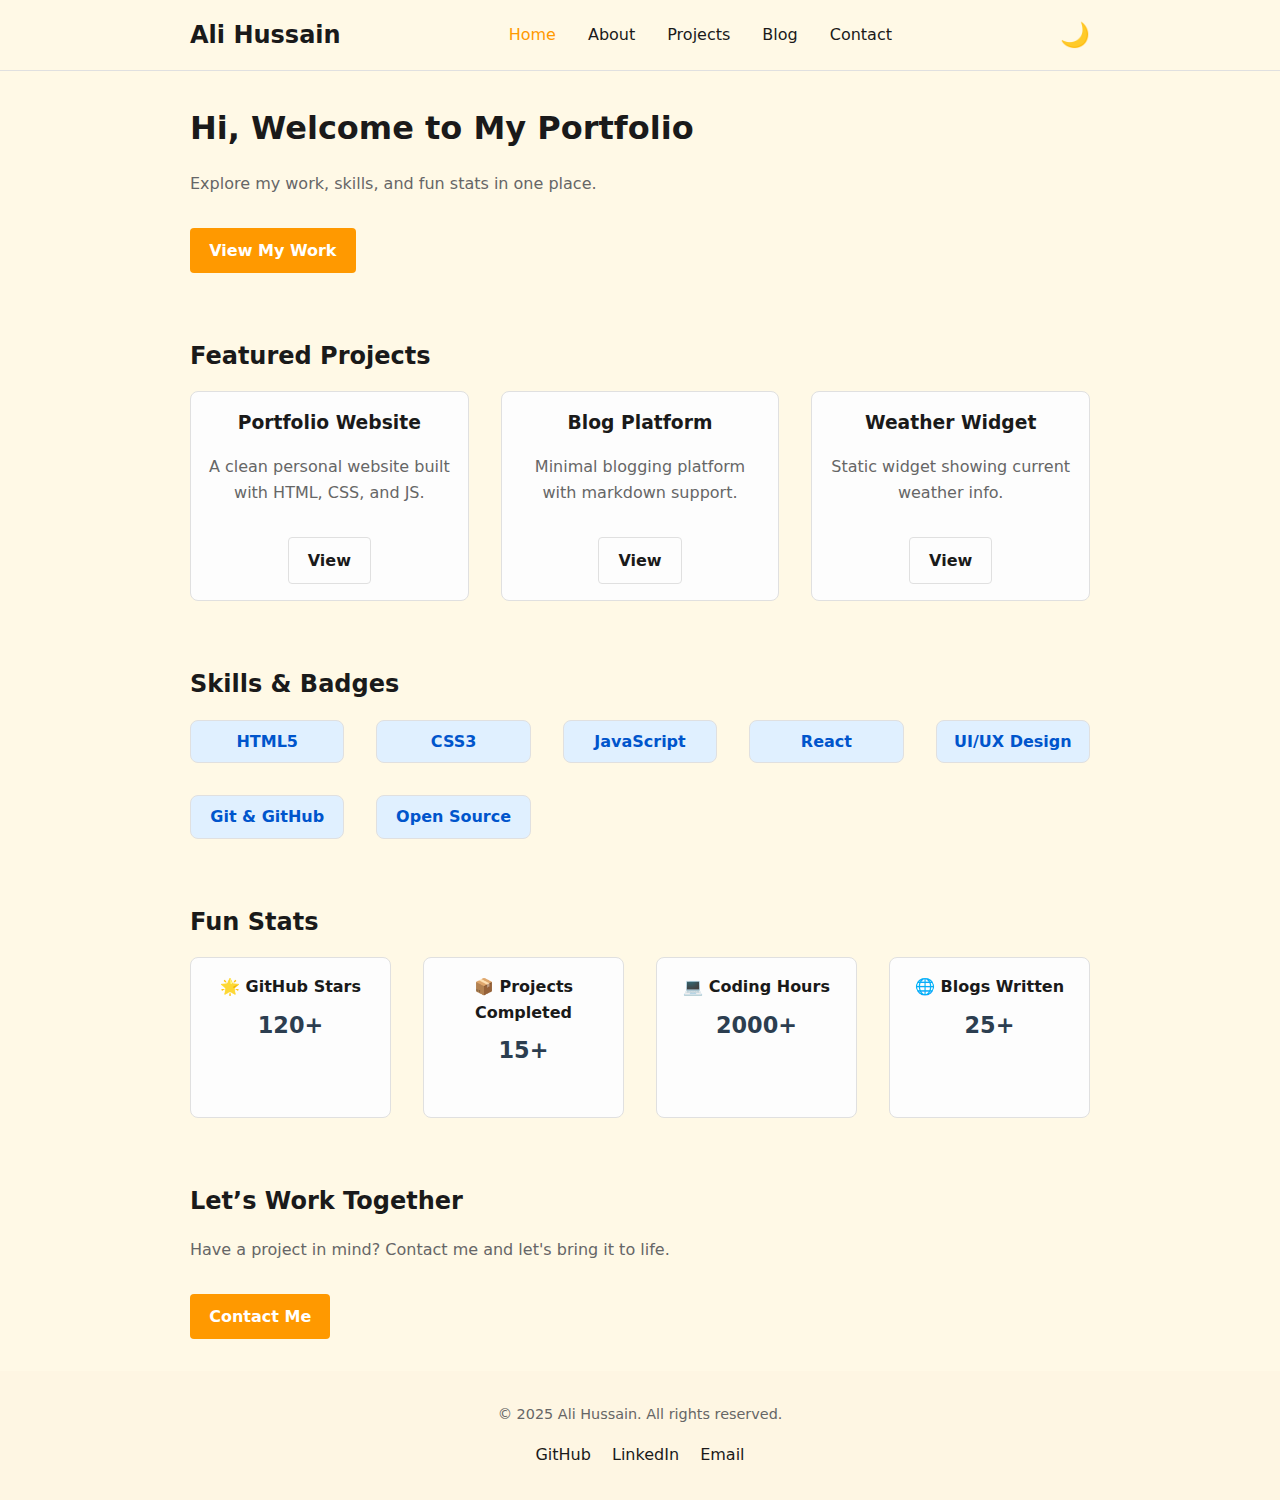
<file: index.html>
<!--
 * License:
 * - Code: MIT Licensed (free to copy & adapt).
 * - Personal Content (text, images, identity): All Rights Reserved.
 * 
 * © 2025 Ali Hussain. 
 * GitHub: AliHussain-01 | Contact: [YourEmail] for permissions.
 -->

<!DOCTYPE html>
<html lang="en">
<head>
  <meta charset="UTF-8">
  <meta name="viewport" content="width=device-width, initial-scale=1.0">
  <title>Ali Hussain | Portfolio</title>
  <link rel="stylesheet" href="assets/css/style.css">
</head>
<body class="light-mode">

  <!-- Header -->
  <header class="site-header">
    <nav class="nav container">
      <div class="logo">Ali Hussain</div>
      <ul class="nav-links">
        <li><a href="index.html" class="active">Home</a></li>
        <li><a href="about.html">About</a></li>
        <li><a href="projects.html">Projects</a></li>
        <li><a href="blogs.html">Blog</a></li>
        <li><a href="contact.html">Contact</a></li>
      </ul>
      <button id="theme-toggle" class="theme-toggle">🌙</button>
    </nav>
  </header>

  <!-- Hero Section -->
  <section class="hero container yellow-bg">
    <h1>Hi, Welcome to My Portfolio</h1>
    <p>Explore my work, skills, and fun stats in one place.</p>
    <a href="projects.html" class="btn btn-primary">View My Work</a>
  </section>

  <!-- Featured Projects -->
  <section class="projects-preview container yellow-bg">
    <h2>Featured Projects</h2>
    <div class="projects-grid">
      <div class="project-card">
        <h3>Portfolio Website</h3>
        <p>A clean personal website built with HTML, CSS, and JS.</p>
        <a href="projects.html" class="btn">View</a>
      </div>
      <div class="project-card">
        <h3>Blog Platform</h3>
        <p>Minimal blogging platform with markdown support.</p>
        <a href="projects.html" class="btn">View</a>
      </div>
      <div class="project-card">
        <h3>Weather Widget</h3>
        <p>Static widget showing current weather info.</p>
        <a href="projects.html" class="btn">View</a>
      </div>
    </div>
  </section>

  <!-- Skills & Badges -->
  <section class="skills container yellow-bg">
    <h2>Skills & Badges</h2>
    <div class="badge-grid">
      <div class="badge">HTML5</div>
      <div class="badge">CSS3</div>
      <div class="badge">JavaScript</div>
      <div class="badge">React</div>
      <div class="badge">UI/UX Design</div>
      <div class="badge">Git & GitHub</div>
      <div class="badge">Open Source</div>
    </div>
  </section>

  <!-- Fun Stats Widgets -->
  <section class="widgets container yellow-bg">
    <h2>Fun Stats</h2>
    <div class="widgets-grid">
      <div class="widget">
        <h3>🌟 GitHub Stars</h3>
        <p>120+</p>
      </div>
      <div class="widget">
        <h3>📦 Projects Completed</h3>
        <p>15+</p>
      </div>
      <div class="widget">
        <h3>💻 Coding Hours</h3>
        <p>2000+</p>
      </div>
      <div class="widget">
        <h3>🌐 Blogs Written</h3>
        <p>25+</p>
      </div>
    </div>
  </section>

  <!-- Call To Action -->
  <section class="cta container yellow-bg">
    <h2>Let’s Work Together</h2>
    <p>Have a project in mind? Contact me and let's bring it to life.</p>
    <a href="contact.html" class="btn btn-primary">Contact Me</a>
  </section>

  <!-- Footer -->
  <footer class="site-footer">
    <p>© 2025 Ali Hussain. All rights reserved.</p>
    <div class="social-links">
      <a href="https://github.com/AliHussain-01">GitHub</a>
      <a href="https://linkedin.com/in/yourusername">LinkedIn</a>
      <a href="mailto:ali334hussain@gmail.com">Email</a>
    </div>
  </footer>
  
 <script src="assets/js/script.js"></script>
 
</body>
</html>
</file>
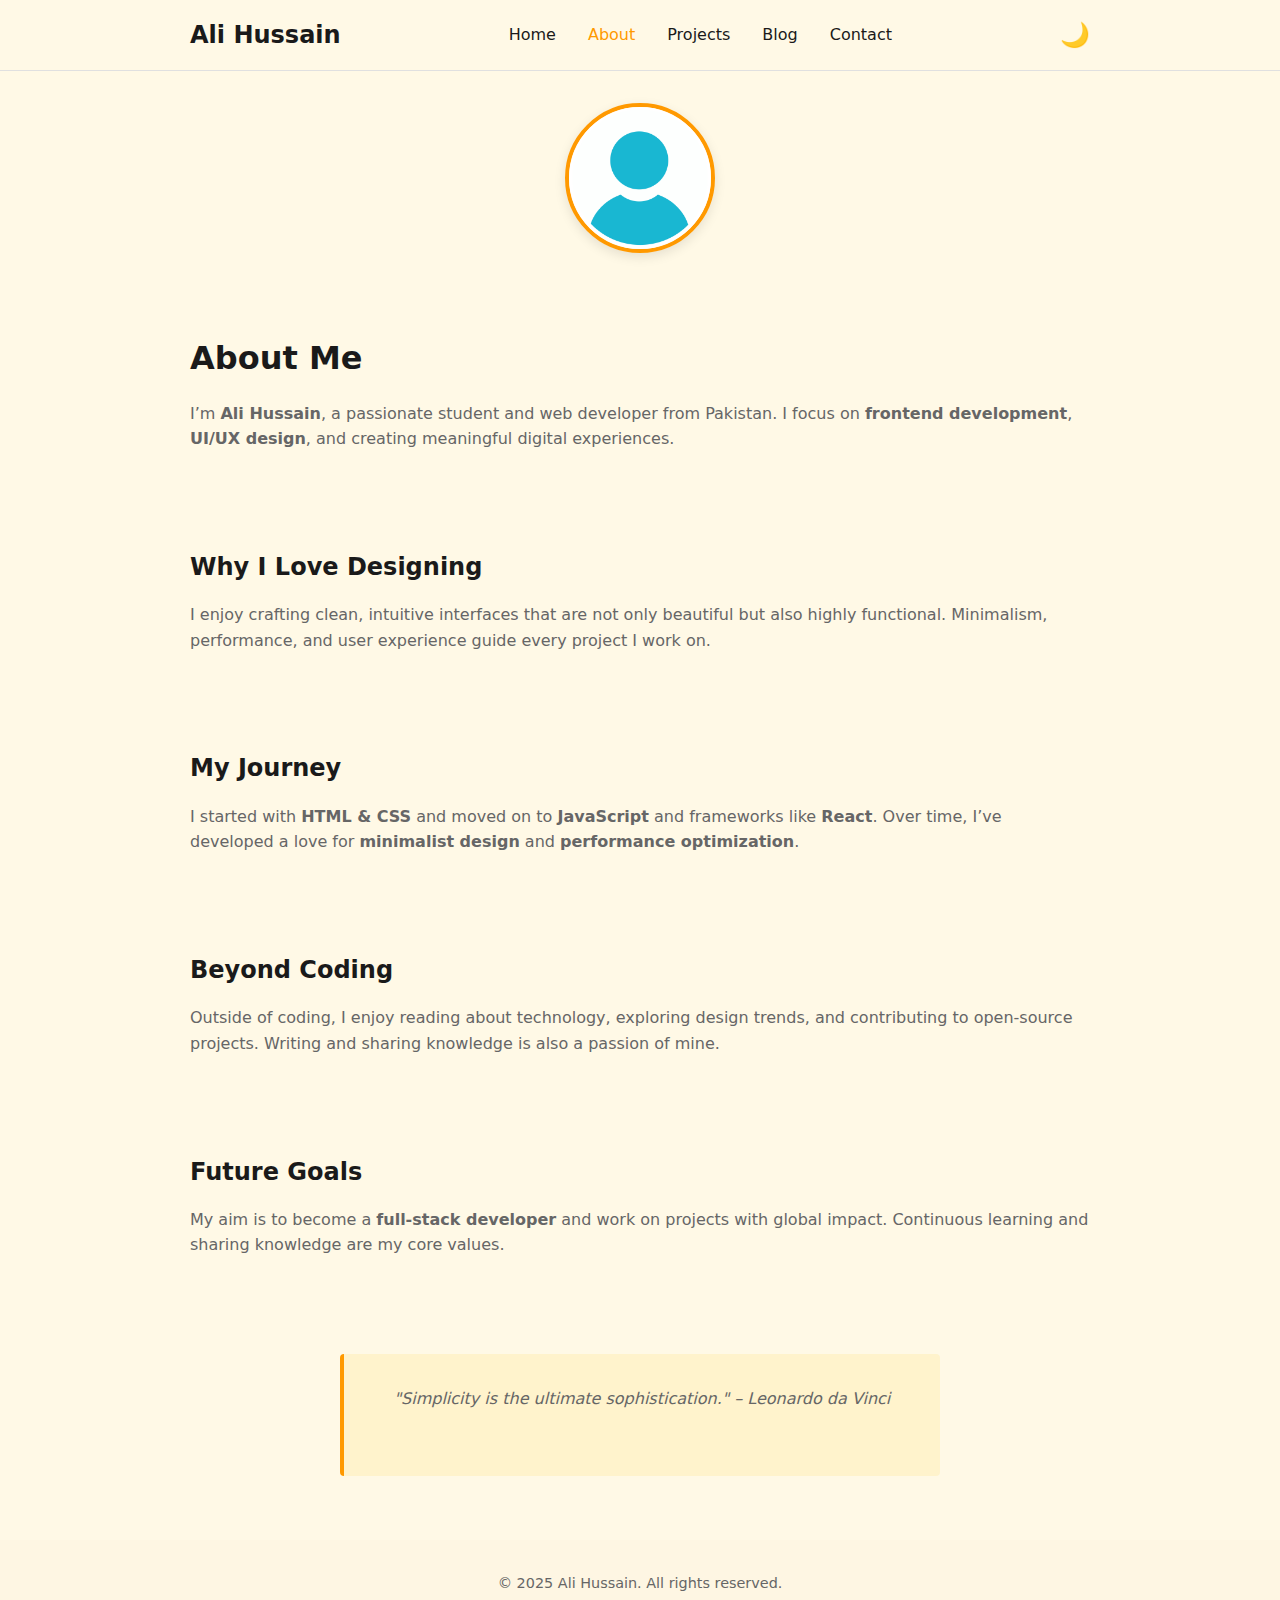
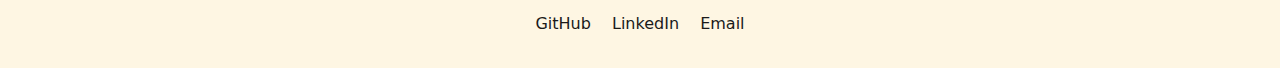
<file: about.html>
<!--
 * License:
 * - Code: MIT Licensed (free to copy & adapt).
 * - Personal Content (text, images, identity): All Rights Reserved.
 * 
 * © 2025 Ali Hussain. 
 * GitHub: AliHussain-01 | Contact: [YourEmail] for permissions.
 -->
 
<!DOCTYPE html>
<html lang="en">
<head>
  <meta charset="UTF-8">
  <meta name="viewport" content="width=device-width, initial-scale=1.0">
  <title>About | Ali Hussain</title>
  <link rel="stylesheet" href="assets/css/about.css">
</head>
<body>

  <!-- Header -->
  <header class="site-header">
    <nav class="nav container">
      <div class="logo">Ali Hussain</div>
      <ul class="nav-links">
        <li><a href="index.html">Home</a></li>
        <li><a href="about.html" class="active">About</a></li>
        <li><a href="projects.html">Projects</a></li>
        <li><a href="blogs.html">Blog</a></li>
        <li><a href="contact.html">Contact</a></li>
      </ul>
      <button id="theme-toggle" class="theme-toggle">🌙</button>
    </nav>
  </header>

  <!-- About Section -->
  <section class="about-page container">

    <!-- Profile Image -->
    <div class="profile-image">
      <img src="assets/img/profile.jpg" alt="Ali Hussain Profile Picture">
    </div>

    <!-- About Me -->
    <div class="intro-section">
      <h1>About Me</h1>
      <p>
        I’m <strong>Ali Hussain</strong>, a passionate student and web developer from Pakistan.  
        I focus on <strong>frontend development</strong>, <strong>UI/UX design</strong>, and creating meaningful digital experiences.
      </p>
    </div>

    <!-- Why I Love Designing -->
    <div class="designing">
      <h2>Why I Love Designing</h2>
      <p>
        I enjoy crafting clean, intuitive interfaces that are not only beautiful but also highly functional.  
        Minimalism, performance, and user experience guide every project I work on.
      </p>
    </div>

    <!-- Journey -->
    <div class="journey">
      <h2>My Journey</h2>
      <p>
        I started with <strong>HTML & CSS</strong> and moved on to <strong>JavaScript</strong> and frameworks like <strong>React</strong>.  
        Over time, I’ve developed a love for <strong>minimalist design</strong> and <strong>performance optimization</strong>.
      </p>
    </div>

    <!-- Beyond Coding -->
    <div class="hobbies">
      <h2>Beyond Coding</h2>
      <p>
        Outside of coding, I enjoy reading about technology, exploring design trends, and contributing to open-source projects.  
        Writing and sharing knowledge is also a passion of mine.
      </p>
    </div>

    <!-- Future Goals -->
    <div class="goals">
      <h2>Future Goals</h2>
      <p>
        My aim is to become a <strong>full-stack developer</strong> and work on projects with global impact.  
        Continuous learning and sharing knowledge are my core values.
      </p>
    </div>

    <!-- Quote -->
    <div class="quote-box">
      <p>"Simplicity is the ultimate sophistication." – Leonardo da Vinci</p>
    </div>
  </section>

  <!-- Footer -->
  <footer class="site-footer">
    <p>© 2025 Ali Hussain. All rights reserved.</p>
    <div class="social-links">
      <a href="https://github.com/AliHussain-01">GitHub</a>
      <a href="https://linkedin.com/in/yourusername">LinkedIn</a>
      <a href="mailto:ali334hussain@gmail.com">Email</a>
    </div>
  </footer>

  <script src="assets/js/script.js"></script>
</body>
</html>
</file>
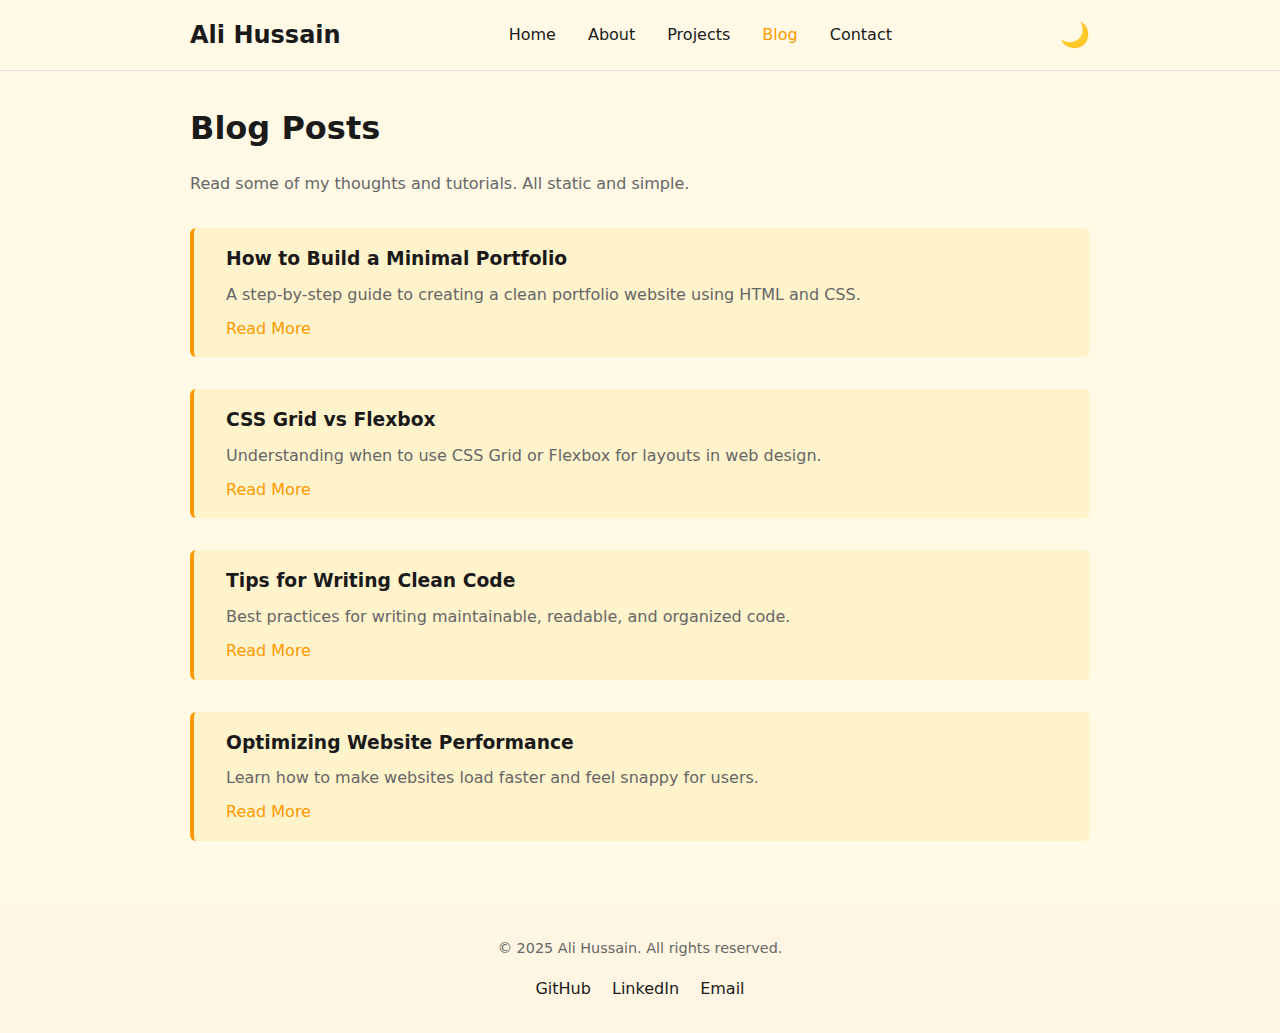
<file: blogs.html>
<!DOCTYPE html>
<html lang="en">
<head>
  <meta charset="UTF-8">
  <meta name="viewport" content="width=device-width, initial-scale=1.0">
  <title>Ali Hussain | Blog</title>
  <link rel="stylesheet" href="assets/css/blogs.css">
</head>
<body class="light-mode">

  <!-- Header -->
  <header class="site-header">
    <nav class="nav container">
      <div class="logo">Ali Hussain</div>
      <ul class="nav-links">
        <li><a href="index.html">Home</a></li>
        <li><a href="about.html">About</a></li>
        <li><a href="projects.html">Projects</a></li>
        <li><a href="blogs.html" class="active">Blog</a></li>
        <li><a href="contact.html">Contact</a></li>
      </ul>
      <button id="theme-toggle" class="theme-toggle">🌙</button>
    </nav>
  </header>

  <!-- Blogs Section -->
  <main class="container section">
    <h1>Blog Posts</h1>
    <p>Read some of my thoughts and tutorials. All static and simple.</p>

    <div class="blog-post">
      <h3>How to Build a Minimal Portfolio</h3>
      <p>A step-by-step guide to creating a clean portfolio website using HTML and CSS.</p>
      <a href="blogs/how_to_make_portfolio.html">Read More</a>
    </div>

    <div class="blog-post">
      <h3>CSS Grid vs Flexbox</h3>
      <p>Understanding when to use CSS Grid or Flexbox for layouts in web design.</p>
      <a href="#">Read More</a>
    </div>

    <div class="blog-post">
      <h3>Tips for Writing Clean Code</h3>
      <p>Best practices for writing maintainable, readable, and organized code.</p>
      <a href="#">Read More</a>
    </div>

    <div class="blog-post">
      <h3>Optimizing Website Performance</h3>
      <p>Learn how to make websites load faster and feel snappy for users.</p>
      <a href="#">Read More</a>
    </div>

  </main>

  <!-- Footer -->
  <footer class="site-footer">
    <p>© 2025 Ali Hussain. All rights reserved.</p>
    <div class="social-links">
      <a href="https://github.com/AliHussain-01">GitHub</a>
      <a href="https://linkedin.com/in/yourusername">LinkedIn</a>
      <a href="mailto:ali334hussain@gmail.com">Email</a>
    </div>
  </footer>
  
  <script src="assets/js/script.js"></script>
</body>
</html>
</file>
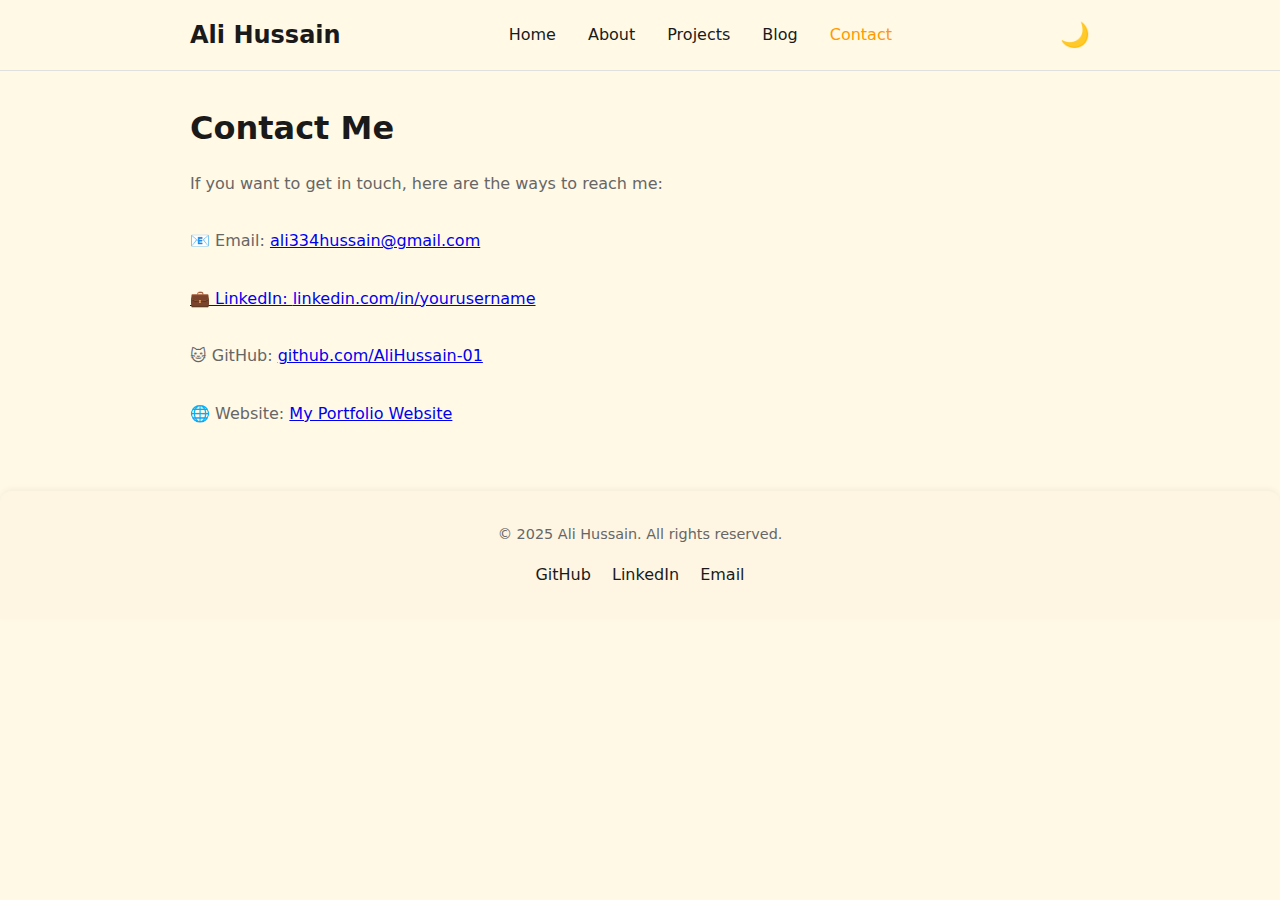
<file: contact.html>
<!--
 * License:
 * - Code: MIT Licensed (free to copy & adapt).
 * - Personal Content (text, images, identity): All Rights Reserved.
 * 
 * © 2025 Ali Hussain. 
 * GitHub: AliHussain-01 | Contact: [YourEmail] for permissions.
 -->
 
<!DOCTYPE html>
<html lang="en">
<head>
  <meta charset="UTF-8">
  <meta name="viewport" content="width=device-width, initial-scale=1.0">
  <title>Contact | Ali Hussain</title>
  <link rel="stylesheet" href="assets/css/contact.css">
</head>
<body>

  <!-- Header -->
  <header class="site-header">
    <nav class="nav container">
      <div class="logo">Ali Hussain</div>
      <ul class="nav-links">
        <li><a href="index.html">Home</a></li>
        <li><a href="about.html">About</a></li>
        <li><a href="projects.html">Projects</a></li>
        <li><a href="blogs.html">Blog</a></li>
        <li><a href="contact.html" class="active">Contact</a></li>
      </ul>
      <button id="theme-toggle" class="theme-toggle">🌙</button>
    </nav>
  </header>

  <!-- Contact Info Section -->
  <section class="contact container">
    <h1>Contact Me</h1>
    <p>If you want to get in touch, here are the ways to reach me:</p>

    <div class="contact-info">
      <p>📧 Email: <a href="mailto:ali334hussain@gmail.com">ali334hussain@gmail.com</p>
      <p>💼 LinkedIn: <a href="https://linkedin.com/in/yourusername" target="_blank">linkedin.com/in/yourusername</a></p>
      <p>🐱 GitHub: <a href="https://github.com/AliHussain-01" target="_blank">github.com/AliHussain-01</a></p>
      <p>🌐 Website: <a href="https://alihussain-01.github.io" target="_blank">My Portfolio Website</a></p>
    </div>
  </section>

  <!-- Footer -->
  <footer class="site-footer">
    <p>© 2025 Ali Hussain. All rights reserved.</p>
    <div class="social-links">
      <a href="https://github.com/AliHussain-01">GitHub</a>
      <a href="https://linkedin.com/in/yourusername">LinkedIn</a>
      <a href="mailto:ali334hussain@gmail.com">Email</a>
    </div>
  </footer>

  <script src="assets/js/script.js"></script>
</body>
</html>
</file>
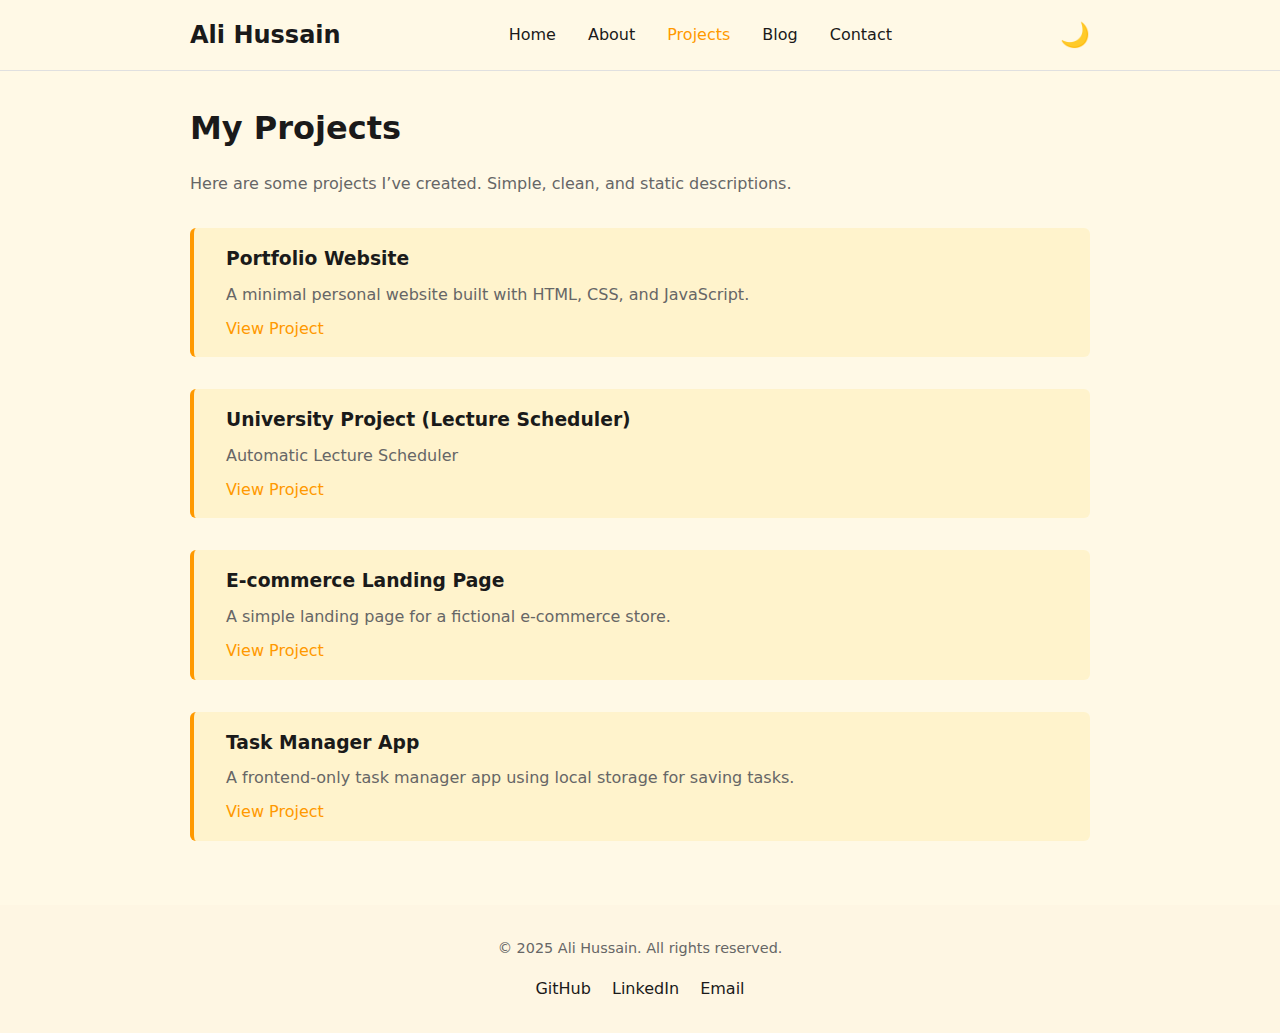
<file: projects.html>
<!DOCTYPE html>
<html lang="en">
<head>
  <meta charset="UTF-8">
  <meta name="viewport" content="width=device-width, initial-scale=1.0">
  <title>Ali Hussain | Projects</title>
  <link rel="stylesheet" href="assets/css/projects.css">
</head>
<body class="light-mode">

  <!-- Header -->
  <header class="site-header">
    <nav class="nav container">
      <div class="logo">Ali Hussain</div>
      <ul class="nav-links">
        <li><a href="index.html">Home</a></li>
        <li><a href="about.html">About</a></li>
        <li><a href="projects.html" class="active">Projects</a></li>
        <li><a href="blogs.html">Blog</a></li>
        <li><a href="contact.html">Contact</a></li>
      </ul>
      <button id="theme-toggle" class="theme-toggle">🌙</button>
    </nav>
  </header>

  <!-- Projects Section -->
  <main class="container section">
    <h1>My Projects</h1>
    <p>Here are some projects I’ve created. Simple, clean, and static descriptions.</p>

    <div class="project">
      <h3>Portfolio Website</h3>
      <p>A minimal personal website built with HTML, CSS, and JavaScript.</p>
      <a href="index.html">View Project</a>
    </div>

    <div class="project">
      <h3>University Project (Lecture Scheduler)</h3>
      <p>Automatic Lecture Scheduler </p>
      <a href="projects/project1/README.html">View Project</a>
    </div>

    <div class="project">
      <h3>E-commerce Landing Page</h3>
      <p>A simple landing page for a fictional e-commerce store.</p>
      <a href="#">View Project</a>
    </div>

    <div class="project">
      <h3>Task Manager App</h3>
      <p>A frontend-only task manager app using local storage for saving tasks.</p>
      <a href="#">View Project</a>
    </div>

  </main>

  <!-- Footer -->
  <footer class="site-footer">
    <p>© 2025 Ali Hussain. All rights reserved.</p>
    <div class="social-links">
      <a href="https://github.com/AliHussain-01">GitHub</a>
      <a href="https://linkedin.com/in/yourusername">LinkedIn</a>
      <a href="mailto:ali334hussain@gmail.com">Email</a>
    </div>
  </footer>
  
  <script src="assets/js/script.js"></script>
</body>
</html>
</file>
<file: assets/css/style.css>
/* ==================== Reset ==================== */
* {
  margin: 0;
  padding: 0;
  box-sizing: border-box;
}

/* ==================== Variables ==================== */
:root {
  --clr-bg-light: #fff9e6;   /* light yellow */
  --clr-bg-dark: #1a1a1a;
  --clr-text-light: #1a1a1a;
  --clr-text-dark: #f1f1f1;
  --clr-accent: #ff9900;
  --clr-muted-light: #666666;
  --clr-muted-dark: #cccccc;

  --sp-sm: 1rem;
  --sp-md: 2rem;
  --sp-lg: 3rem;

  --fs-sm: 0.9rem;
  --fs-base: 1rem;
  --fs-lg: 1.5rem;
  --fs-xl: 2rem;
}

/* ==================== Base ==================== */
body {
  font-family: system-ui, sans-serif;
  background: var(--clr-bg-light);
  color: var(--clr-text-light);
  line-height: 1.6;
  transition: all 0.3s ease;
}

body.dark-mode {
  background: var(--clr-bg-dark);
  color: var(--clr-text-dark);
}

.container {
  max-width: 900px;
  width: 90%;
  margin: 0 auto;
  padding: var(--sp-md) 0;
}

h1, h2, h3 {
  font-weight: 600;
  margin-bottom: var(--sp-sm);
}

p {
  margin-bottom: var(--sp-md);
  color: var(--clr-muted-light);
}

/* ==================== Header ==================== */
.site-header {
  border-bottom: 1px solid #e0e0e0;
  background: inherit;
}

body.dark-mode .site-header {
  background: var(--clr-bg-dark);
  border-color: #333;
}

.nav {
  display: flex;
  justify-content: space-between;
  align-items: center;
  flex-wrap: wrap;
  padding: var(--sp-sm) 0;
}

.logo {
  font-weight: bold;
  font-size: var(--fs-lg);
}

.nav-links {
  display: flex;
  gap: var(--sp-md);
  list-style: none;
  flex-wrap: wrap;
}

.nav-links a {
  text-decoration: none;
  color: inherit;
  font-weight: 500;
  transition: 0.2s;
}

.nav-links a:hover,
.nav-links a.active {
  color: var(--clr-accent);
}

.theme-toggle {
  background: none;
  border: none;
  font-size: var(--fs-lg);
  cursor: pointer;
}

/* ==================== Sections ==================== */
.section {
  background: var(--clr-bg-light);
  padding: var(--sp-lg);
  border-radius: 12px;
  margin-bottom: var(--sp-lg);
  box-shadow: 0 4px 12px rgba(0,0,0,0.05);
  transition: background 0.3s, color 0.3s;
}

body.dark-mode .section {
  background: #333;
  color: var(--clr-text-dark);
}

/* ==================== Grids ==================== */
.projects-grid,
.badge-grid,
.widgets-grid {
  display: grid;
  gap: var(--sp-md);
  grid-template-columns: repeat(auto-fit, minmax(150px, 1fr));
}

.project-card,
.widget,
.badge {
  border: 1px solid #e0e0e0;
  border-radius: 8px;
  padding: var(--sp-sm);
  text-align: center;
  background: #fdfdfd;
  transition: transform 0.2s, box-shadow 0.2s;
}

.project-card:hover,
.widget:hover,
.badge:hover {
  transform: translateY(-4px);
  box-shadow: 0 6px 12px rgba(0,0,0,0.1);
}

.badge {
  background: #e0f0ff;
  color: #0055cc;
  font-weight: 600;
  padding: 0.5rem 1rem;
}

.widget h3 {
  font-size: 1rem;
  margin-bottom: 0.5rem;
}

.widget p {
  font-size: 1.4rem;
  font-weight: bold;
  color: #2c3e50;
}

/* ==================== Buttons ==================== */
.btn {
  display: inline-block;
  padding: 0.6rem 1.2rem;
  border: 1px solid #e0e0e0;
  text-decoration: none;
  border-radius: 4px;
  font-weight: 600;
  color: var(--clr-text-light);
  transition: 0.2s;
}

.btn:hover {
  border-color: var(--clr-accent);
  color: var(--clr-accent);
}

.btn-primary {
  background: var(--clr-accent);
  color: #fff;
  border: none;
}

.btn-primary:hover {
  background: #cc7a00;
}

/* ==================== Footer ==================== */
.site-footer {
  text-align: center;
  padding: var(--sp-md) 0;
  background: #fef6e3;
}

body.dark-mode .site-footer {
  background: #222;
  color: var(--clr-text-dark);
}

.site-footer p {
  font-size: var(--fs-sm);
  margin-bottom: var(--sp-sm);
  color: var(--clr-muted-light);
}

.social-links a {
  margin: 0 0.5rem;
  text-decoration: none;
  color: inherit;
  transition: 0.2s;
}

.social-links a:hover {
  color: var(--clr-accent);
}

/* ==================== Responsive ==================== */
@media (max-width: 768px) {
  .nav-links {
    flex-direction: column;
    align-items: center;
    gap: 0.5rem;
  }

  .projects-grid,
  .badge-grid,
  .widgets-grid {
    grid-template-columns: 1fr;
  }
}

@media (max-width: 480px) {
  h1 {
    font-size: 1.6rem;
  }

  h2 {
    font-size: 1.2rem;
  }
}
</file>
<file: assets/css/about.css>
/* ==================== Reset ==================== */
* {
  margin: 0;
  padding: 0;
  box-sizing: border-box;
}

/* ==================== Variables ==================== */
:root {
  --clr-bg-light: #fff9e6;   /* light yellow */
  --clr-bg-dark: #1a1a1a;
  --clr-text-light: #1a1a1a;
  --clr-text-dark: #f1f1f1;
  --clr-accent: #ff9900;
  --clr-muted-light: #666666;
  --clr-muted-dark: #cccccc;

  --sp-sm: 1rem;
  --sp-md: 2rem;
  --sp-lg: 3rem;

  --fs-sm: 0.9rem;
  --fs-base: 1rem;
  --fs-lg: 1.5rem;
  --fs-xl: 2rem;
}

/* ==================== Base ==================== */
body {
  font-family: system-ui, sans-serif;
  background: var(--clr-bg-light);
  color: var(--clr-text-light);
  line-height: 1.6;
  transition: all 0.3s ease;
}

.container {
  max-width: 900px;
  width: 90%;
  margin: 0 auto;
  padding: var(--sp-md) 0;
}

h1, h2 {
  font-weight: 600;
  margin-bottom: var(--sp-sm);
}

p {
  margin-bottom: var(--sp-md);
  color: var(--clr-muted-light);
}

/* ==================== Header ==================== */
.site-header {
  border-bottom: 1px solid #e0e0e0;
  background: inherit;
}

.nav {
  display: flex;
  justify-content: space-between;
  align-items: center;
  flex-wrap: wrap;
  padding: var(--sp-sm) 0;
}

.logo {
  font-weight: bold;
  font-size: var(--fs-lg);
}

.nav-links {
  display: flex;
  gap: var(--sp-md);
  list-style: none;
  flex-wrap: wrap;
}

.nav-links a {
  text-decoration: none;
  color: inherit;
  font-weight: 500;
  transition: 0.2s;
}

.nav-links a:hover,
.nav-links a.active {
  color: var(--clr-accent);
}

.theme-toggle {
  background: none;
  border: none;
  font-size: var(--fs-lg);
  cursor: pointer;
}

/* ==================== Profile Image ==================== */
.profile-image {
  display: flex;
  justify-content: center;
  margin-bottom: var(--sp-lg);
}

.profile-image img {
  width: 150px;
  height: 150px;
  border-radius: 50%;
  border: 4px solid var(--clr-accent);
  object-fit: cover;
  box-shadow: 0 4px 12px rgba(0,0,0,0.1);
}

/* ==================== Sections ==================== */
.intro-section, .designing, .journey, .hobbies, .goals {
  padding: var(--sp-md) 0;
}

/* ==================== Quote ==================== */
.quote-box {
  text-align: center;
  padding: var(--sp-md);
  border-left: 4px solid var(--clr-accent);
  font-style: italic;
  background: #fff3cc;
  border-radius: 4px;
  max-width: 600px;
  margin: var(--sp-md) auto;
}

/* ==================== Footer ==================== */
.site-footer {
  text-align: center;
  padding: var(--sp-md) 0;
  background: #fef6e3;
}

.site-footer p {
  font-size: var(--fs-sm);
  margin-bottom: var(--sp-sm);
  color: var(--clr-muted-light);
}

.social-links a {
  margin: 0 0.5rem;
  text-decoration: none;
  color: inherit;
  transition: 0.2s;
}

.social-links a:hover {
  color: var(--clr-accent);
}

/* ==================== Responsive ==================== */
@media (max-width: 768px) {
  .profile-image img {
    width: 120px;
    height: 120px;
  }
}

@media (max-width: 480px) {
  .nav-links {
    flex-direction: column;
    align-items: center;
    gap: 0.5rem;
  }

  h1 {
    font-size: 1.6rem;
  }

  h2 {
    font-size: 1.2rem;
  }
}

/* ==================== Dark Mode ==================== */
body.dark-mode {
  background: var(--clr-bg-dark);
  color: var(--clr-text-dark);
}

body.dark-mode p {
  color: var(--clr-muted-dark);
}

body.dark-mode .quote-box {
  background: #333;
  border-left-color: var(--clr-accent);
}

body.dark-mode .site-footer {
  background: #222;
}
</file>
<file: assets/css/blogs.css>
/* ==================== Reset ==================== */
* {
  margin: 0;
  padding: 0;
  box-sizing: border-box;
}

/* ==================== Variables ==================== */
:root {
  --clr-bg-light: #fff9e6;
  --clr-bg-dark: #1a1a1a;
  --clr-text-light: #1a1a1a;
  --clr-text-dark: #f1f1f1;
  --clr-accent: #ff9900;
  --clr-muted-light: #666666;
  --clr-muted-dark: #cccccc;

  --sp-sm: 1rem;
  --sp-md: 2rem;
  --sp-lg: 3rem;

  --fs-sm: 0.9rem;
  --fs-base: 1rem;
  --fs-lg: 1.5rem;
  --fs-xl: 2rem;
}

/* ==================== Base ==================== */
body {
  font-family: system-ui, sans-serif;
  background: var(--clr-bg-light);
  color: var(--clr-text-light);
  line-height: 1.6;
}

body.dark-mode {
  background: var(--clr-bg-dark);
  color: var(--clr-text-dark);
}

.container {
  max-width: 900px;
  width: 90%;
  margin: 0 auto;
  padding: var(--sp-md) 0;
}

h1, h2, h3 {
  font-weight: 600;
  margin-bottom: var(--sp-sm);
}

p {
  margin-bottom: var(--sp-md);
  color: var(--clr-muted-light);
}

/* ==================== Header ==================== */
.site-header {
  border-bottom: 1px solid #e0e0e0;
  background: inherit;
}

.nav {
  display: flex;
  justify-content: space-between;
  align-items: center;
  flex-wrap: wrap;
  padding: var(--sp-sm) 0;
}

.logo {
  font-weight: bold;
  font-size: var(--fs-lg);
}

.nav-links {
  display: flex;
  gap: var(--sp-md);
  list-style: none;
  flex-wrap: wrap;
}

.nav-links a {
  text-decoration: none;
  color: inherit;
  font-weight: 500;
  transition: 0.2s;
}

.nav-links a:hover,
.nav-links a.active {
  color: var(--clr-accent);
}

.theme-toggle {
  background: none;
  border: none;
  font-size: var(--fs-lg);
  cursor: pointer;
}

/* ==================== Blog Posts ==================== */
.blog-post {
  border-left: 4px solid var(--clr-accent);
  padding: var(--sp-sm) var(--sp-md);
  margin-bottom: var(--sp-md);
  border-radius: 6px;
  background: #fff3cc;
}

body.dark-mode .blog-post {
  background: #333;
  border-color: var(--clr-accent);
}

.blog-post h3 {
  margin-bottom: 0.5rem;
}

.blog-post p {
  margin-bottom: 0.5rem;
}

.blog-post a {
  text-decoration: none;
  color: var(--clr-accent);
  font-weight: 500;
}

.blog-post a:hover {
  text-decoration: underline;
}

/* ==================== Footer ==================== */
.site-footer {
  text-align: center;
  padding: var(--sp-md) 0;
  background: #fef6e3;
}

body.dark-mode .site-footer {
  background: #222;
  color: var(--clr-text-dark);
}

.site-footer p {
  font-size: var(--fs-sm);
  margin-bottom: var(--sp-sm);
  color: var(--clr-muted-light);
}

.social-links a {
  margin: 0 0.5rem;
  text-decoration: none;
  color: inherit;
}

.social-links a:hover {
  color: var(--clr-accent);
}

/* ==================== Responsive ==================== */
@media (max-width: 768px) {
  .nav-links {
    flex-direction: column;
    align-items: center;
    gap: 0.5rem;
  }
}
</file>
<file: assets/css/contact.css>
/* ==================== Reset ==================== */
* {
  margin: 0;
  padding: 0;
  box-sizing: border-box;
}

/* ==================== Variables ==================== */
:root {
  --clr-bg-light: #fff9e6;
  --clr-bg-dark: #1a1a1a;
  --clr-text-light: #1a1a1a;
  --clr-text-dark: #f1f1f1;
  --clr-accent: #ff9900;
  --clr-muted-light: #666666;
  --clr-muted-dark: #cccccc;

  --sp-sm: 1rem;
  --sp-md: 2rem;
  --sp-lg: 3rem;

  --fs-sm: 0.9rem;
  --fs-base: 1rem;
  --fs-lg: 1.5rem;
  --fs-xl: 2rem;
}

/* ==================== Base ==================== */
body {
  font-family: system-ui, sans-serif;
  background: var(--clr-bg-light);
  color: var(--clr-text-light);
  line-height: 1.6;
  transition: all 0.3s ease;
}

body.dark-mode {
  background: var(--clr-bg-dark);
  color: var(--clr-text-dark);
}

.container {
  max-width: 900px;
  width: 90%;
  margin: 0 auto;
  padding: var(--sp-md) 0;
}

h1, h2 {
  font-weight: 600;
  margin-bottom: var(--sp-sm);
}

p {
  margin-bottom: var(--sp-md);
  color: var(--clr-muted-light);
}

body.dark-mode p {
  color: var(--clr-muted-dark);
}

/* ==================== Header ==================== */
.site-header {
  border-bottom: 1px solid #e0e0e0;
  background: inherit;
}

body.dark-mode .site-header {
  border-color: #333;
}

.nav {
  display: flex;
  justify-content: space-between;
  align-items: center;
  flex-wrap: wrap;
  padding: var(--sp-sm) 0;
}

.logo {
  font-weight: bold;
  font-size: var(--fs-lg);
}

.nav-links {
  display: flex;
  gap: var(--sp-md);
  list-style: none;
  flex-wrap: wrap;
}

.nav-links a {
  text-decoration: none;
  color: inherit;
  font-weight: 500;
  transition: 0.2s;
}

.nav-links a:hover,
.nav-links a.active {
  color: var(--clr-accent);
}

.theme-toggle {
  background: none;
  border: none;
  font-size: var(--fs-lg);
  cursor: pointer;
}

/* ==================== Sections ==================== */
.yellow-bg {
  background: var(--clr-bg-light);
  border-radius: 12px;
  padding: var(--sp-lg);
  margin-bottom: var(--sp-lg);
  box-shadow: 0 4px 12px rgba(0,0,0,0.05);
  transition: background 0.3s, color 0.3s;
}

body.dark-mode .yellow-bg {
  background: #333;
}

/* ==================== Contact Form ==================== */
.contact-form {
  display: flex;
  flex-direction: column;
  gap: var(--sp-md);
  margin-top: var(--sp-md);
}

.contact-form label {
  font-weight: 600;
}

.contact-form input,
.contact-form textarea {
  padding: 0.8rem 1rem;
  border: 1px solid #ccc;
  border-radius: 6px;
  font-size: var(--fs-base);
  width: 100%;
  background: #fff;
  color: var(--clr-text-light);
  transition: all 0.2s;
}

.contact-form input:focus,
.contact-form textarea:focus {
  outline: none;
  border-color: var(--clr-accent);
}

body.dark-mode .contact-form input,
body.dark-mode .contact-form textarea {
  background: #222;
  color: var(--clr-text-dark);
  border-color: #555;
}

.contact-form button {
  align-self: flex-start;
}

/* ==================== Footer ==================== */
.site-footer {
  text-align: center;
  padding: var(--sp-md) 0;
  background: #fef6e3;
  border-radius: 12px 12px 0 0;
  box-shadow: 0 -2px 6px rgba(0,0,0,0.05);
  transition: background 0.3s, color 0.3s;
}

body.dark-mode .site-footer {
  background: #222;
  color: var(--clr-text-dark);
}

.site-footer p {
  font-size: var(--fs-sm);
  margin-bottom: var(--sp-sm);
  color: var(--clr-muted-light);
}

body.dark-mode .site-footer p {
  color: var(--clr-muted-dark);
}

.social-links a {
  margin: 0 0.5rem;
  text-decoration: none;
  color: inherit;
  transition: 0.2s;
}

.social-links a:hover {
  color: var(--clr-accent);
}

/* ==================== Responsive ==================== */
@media (max-width: 768px) {
  .nav-links { flex-direction: column; gap: 0.8rem; }
}
</file>
<file: assets/css/projects.css>
/* ==================== Reset ==================== */
* {
  margin: 0;
  padding: 0;
  box-sizing: border-box;
}

/* ==================== Variables ==================== */
:root {
  --clr-bg-light: #fff9e6;
  --clr-bg-dark: #1a1a1a;
  --clr-text-light: #1a1a1a;
  --clr-text-dark: #f1f1f1;
  --clr-accent: #ff9900;
  --clr-muted-light: #666666;
  --clr-muted-dark: #cccccc;

  --sp-sm: 1rem;
  --sp-md: 2rem;
  --sp-lg: 3rem;

  --fs-sm: 0.9rem;
  --fs-base: 1rem;
  --fs-lg: 1.5rem;
  --fs-xl: 2rem;
}

/* ==================== Base ==================== */
body {
  font-family: system-ui, sans-serif;
  background: var(--clr-bg-light);
  color: var(--clr-text-light);
  line-height: 1.6;
}

body.dark-mode {
  background: var(--clr-bg-dark);
  color: var(--clr-text-dark);
}

.container {
  max-width: 900px;
  width: 90%;
  margin: 0 auto;
  padding: var(--sp-md) 0;
}

h1, h2, h3 {
  font-weight: 600;
  margin-bottom: var(--sp-sm);
}

p {
  margin-bottom: var(--sp-md);
  color: var(--clr-muted-light);
}

/* ==================== Header ==================== */
.site-header {
  border-bottom: 1px solid #e0e0e0;
  background: inherit;
}

.nav {
  display: flex;
  justify-content: space-between;
  align-items: center;
  flex-wrap: wrap;
  padding: var(--sp-sm) 0;
}

.logo {
  font-weight: bold;
  font-size: var(--fs-lg);
}

.nav-links {
  display: flex;
  gap: var(--sp-md);
  list-style: none;
  flex-wrap: wrap;
}

.nav-links a {
  text-decoration: none;
  color: inherit;
  font-weight: 500;
  transition: 0.2s;
}

.nav-links a:hover,
.nav-links a.active {
  color: var(--clr-accent);
}

.theme-toggle {
  background: none;
  border: none;
  font-size: var(--fs-lg);
  cursor: pointer;
}

/* ==================== Projects ==================== */
.project {
  border-left: 4px solid var(--clr-accent);
  padding: var(--sp-sm) var(--sp-md);
  margin-bottom: var(--sp-md);
  border-radius: 6px;
  background: #fff3cc;
}

body.dark-mode .project {
  background: #333;
  border-color: var(--clr-accent);
}

.project h3 {
  margin-bottom: 0.5rem;
}

.project p {
  margin-bottom: 0.5rem;
}

.project a {
  text-decoration: none;
  color: var(--clr-accent);
  font-weight: 500;
}

.project a:hover {
  text-decoration: underline;
}

/* ==================== Footer ==================== */
.site-footer {
  text-align: center;
  padding: var(--sp-md) 0;
  background: #fef6e3;
}

body.dark-mode .site-footer {
  background: #222;
  color: var(--clr-text-dark);
}

.site-footer p {
  font-size: var(--fs-sm);
  margin-bottom: var(--sp-sm);
  color: var(--clr-muted-light);
}

.social-links a {
  margin: 0 0.5rem;
  text-decoration: none;
  color: inherit;
}

.social-links a:hover {
  color: var(--clr-accent);
}

/* ==================== Responsive ==================== */
@media (max-width: 768px) {
  .nav-links {
    flex-direction: column;
    align-items: center;
    gap: 0.5rem;
  }
}
</file>
